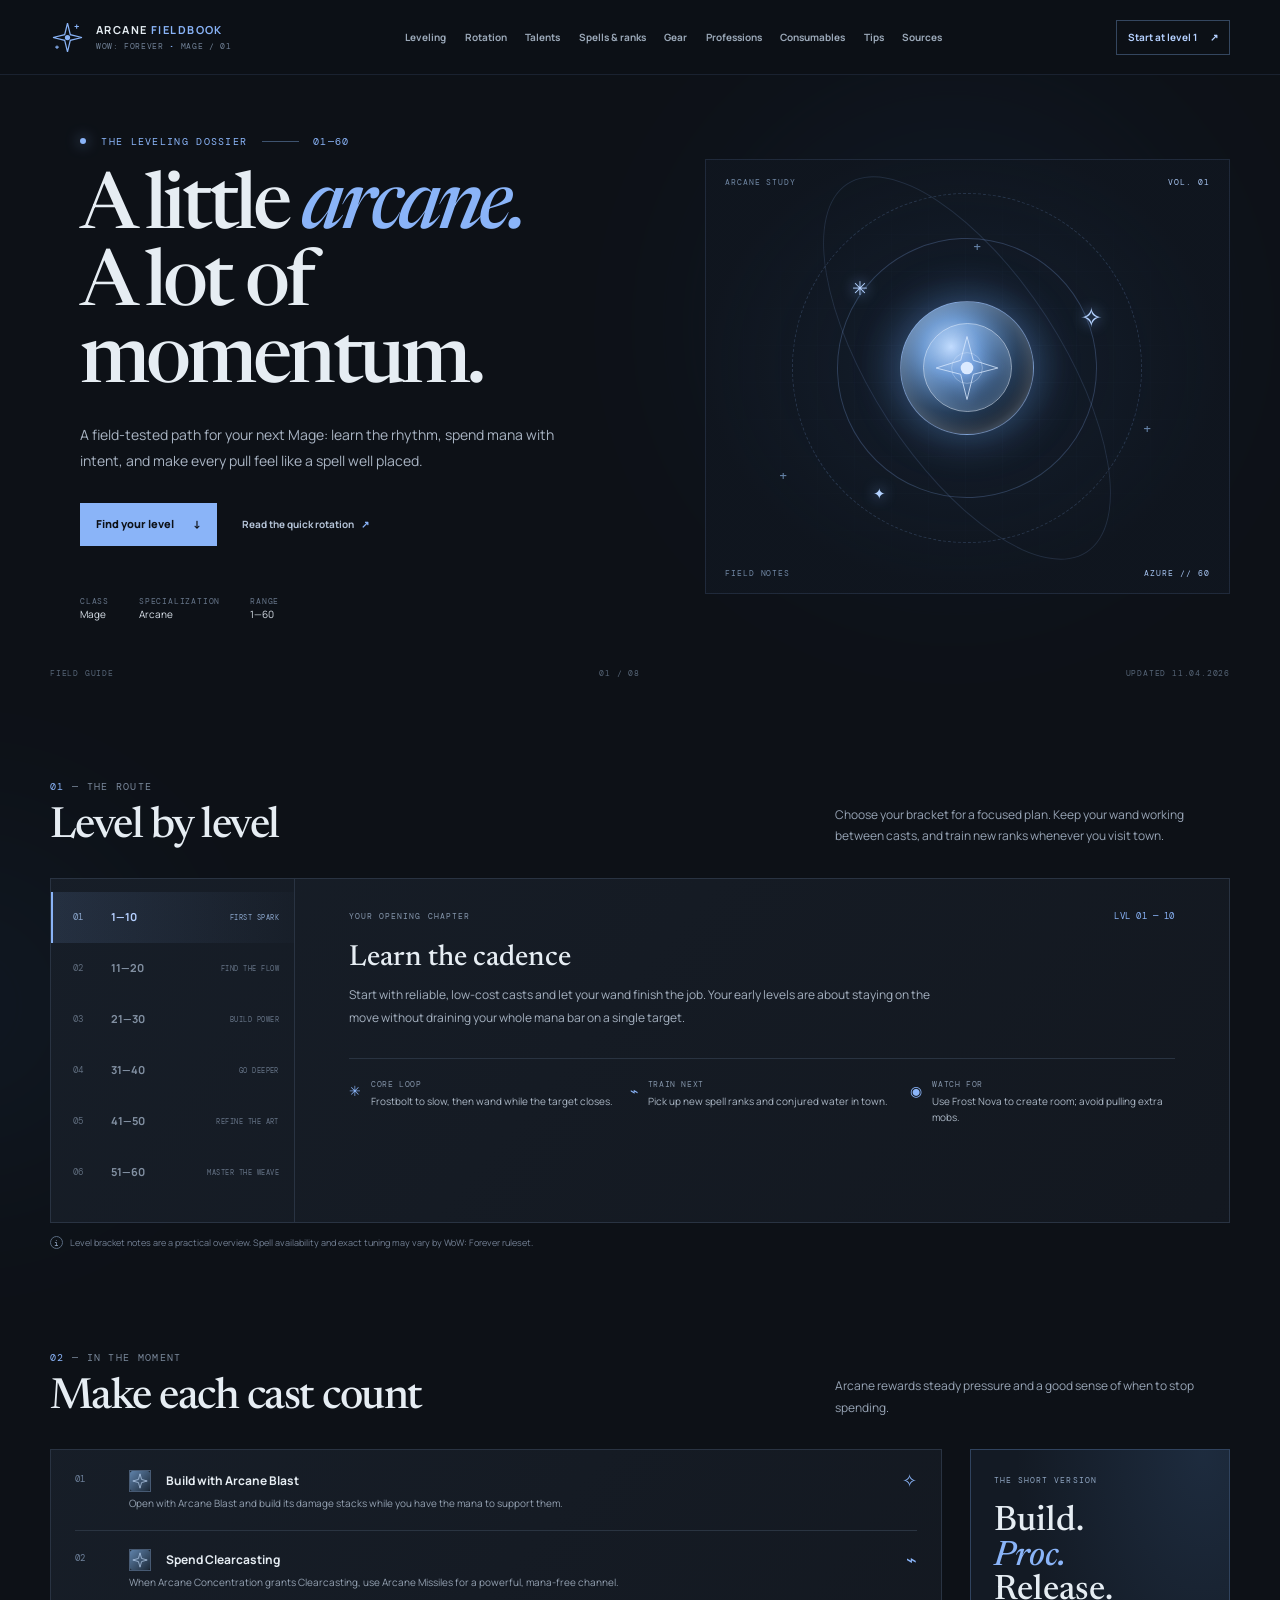
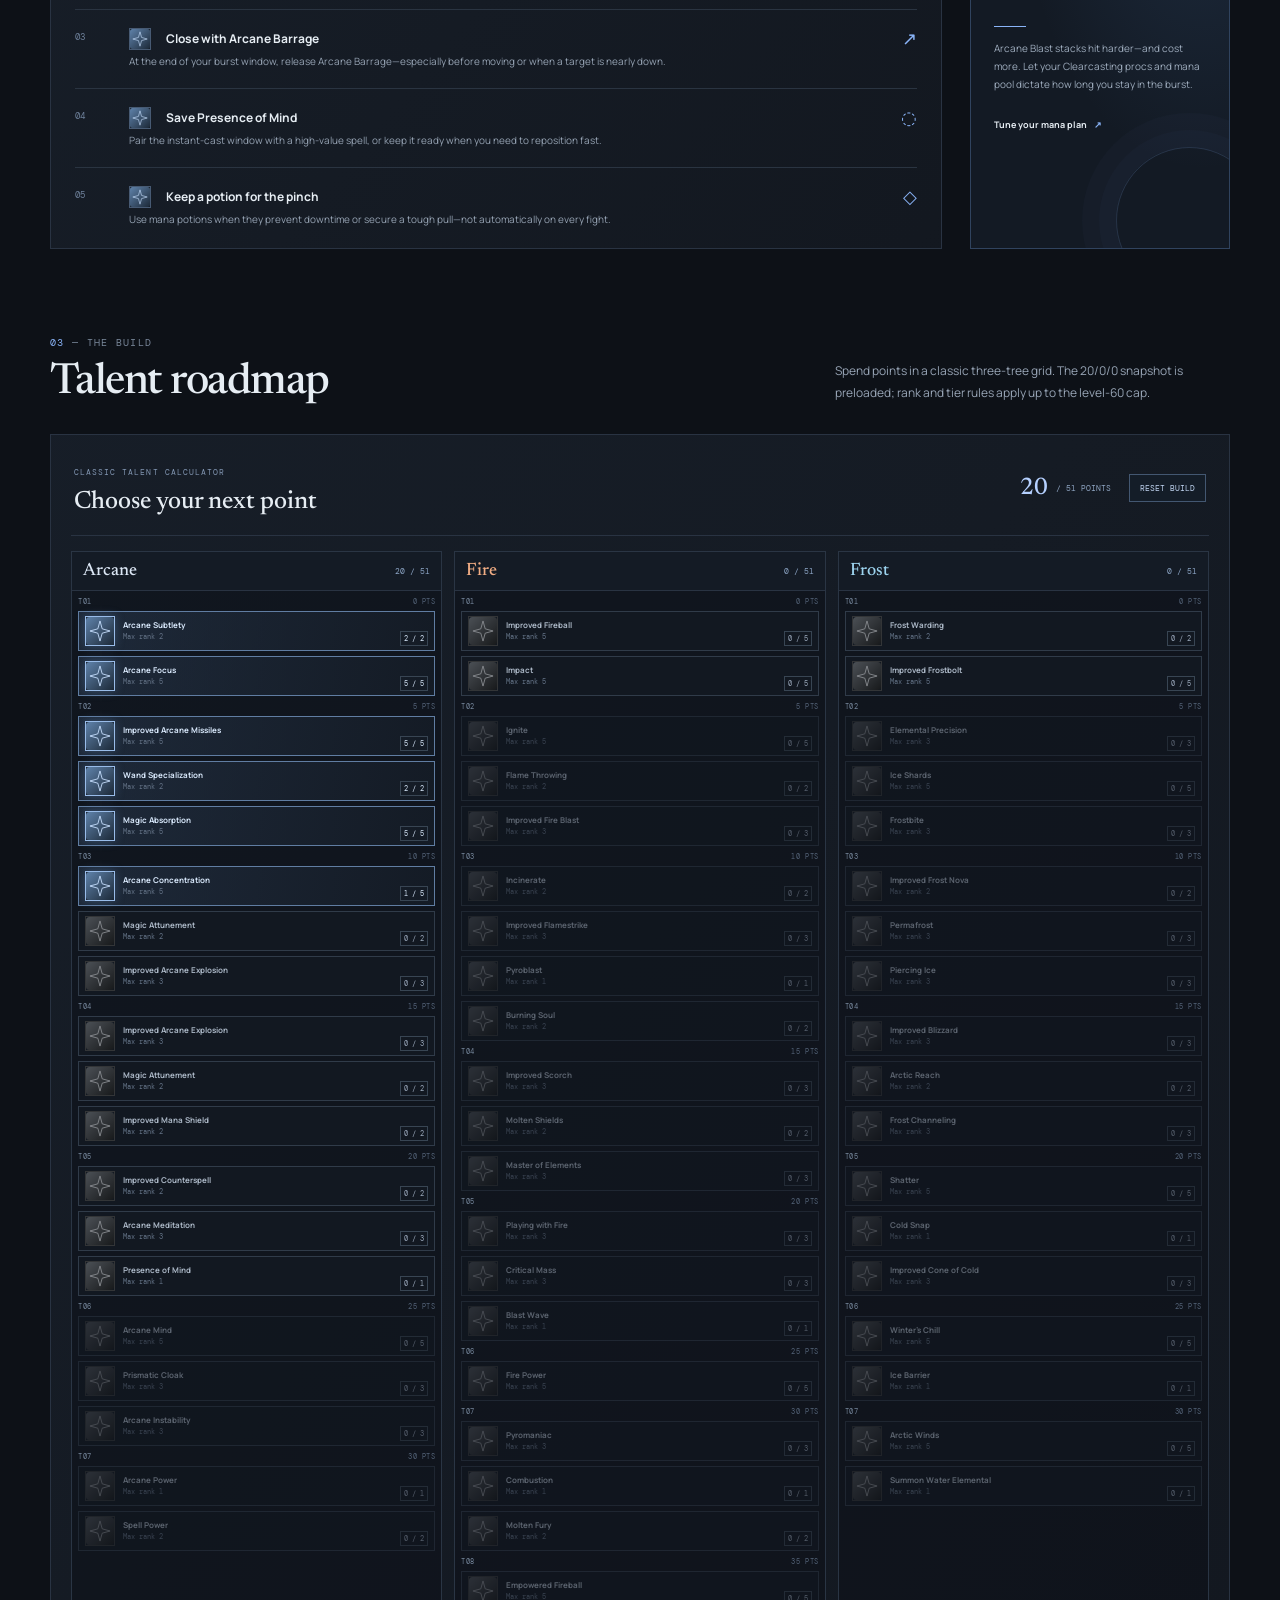
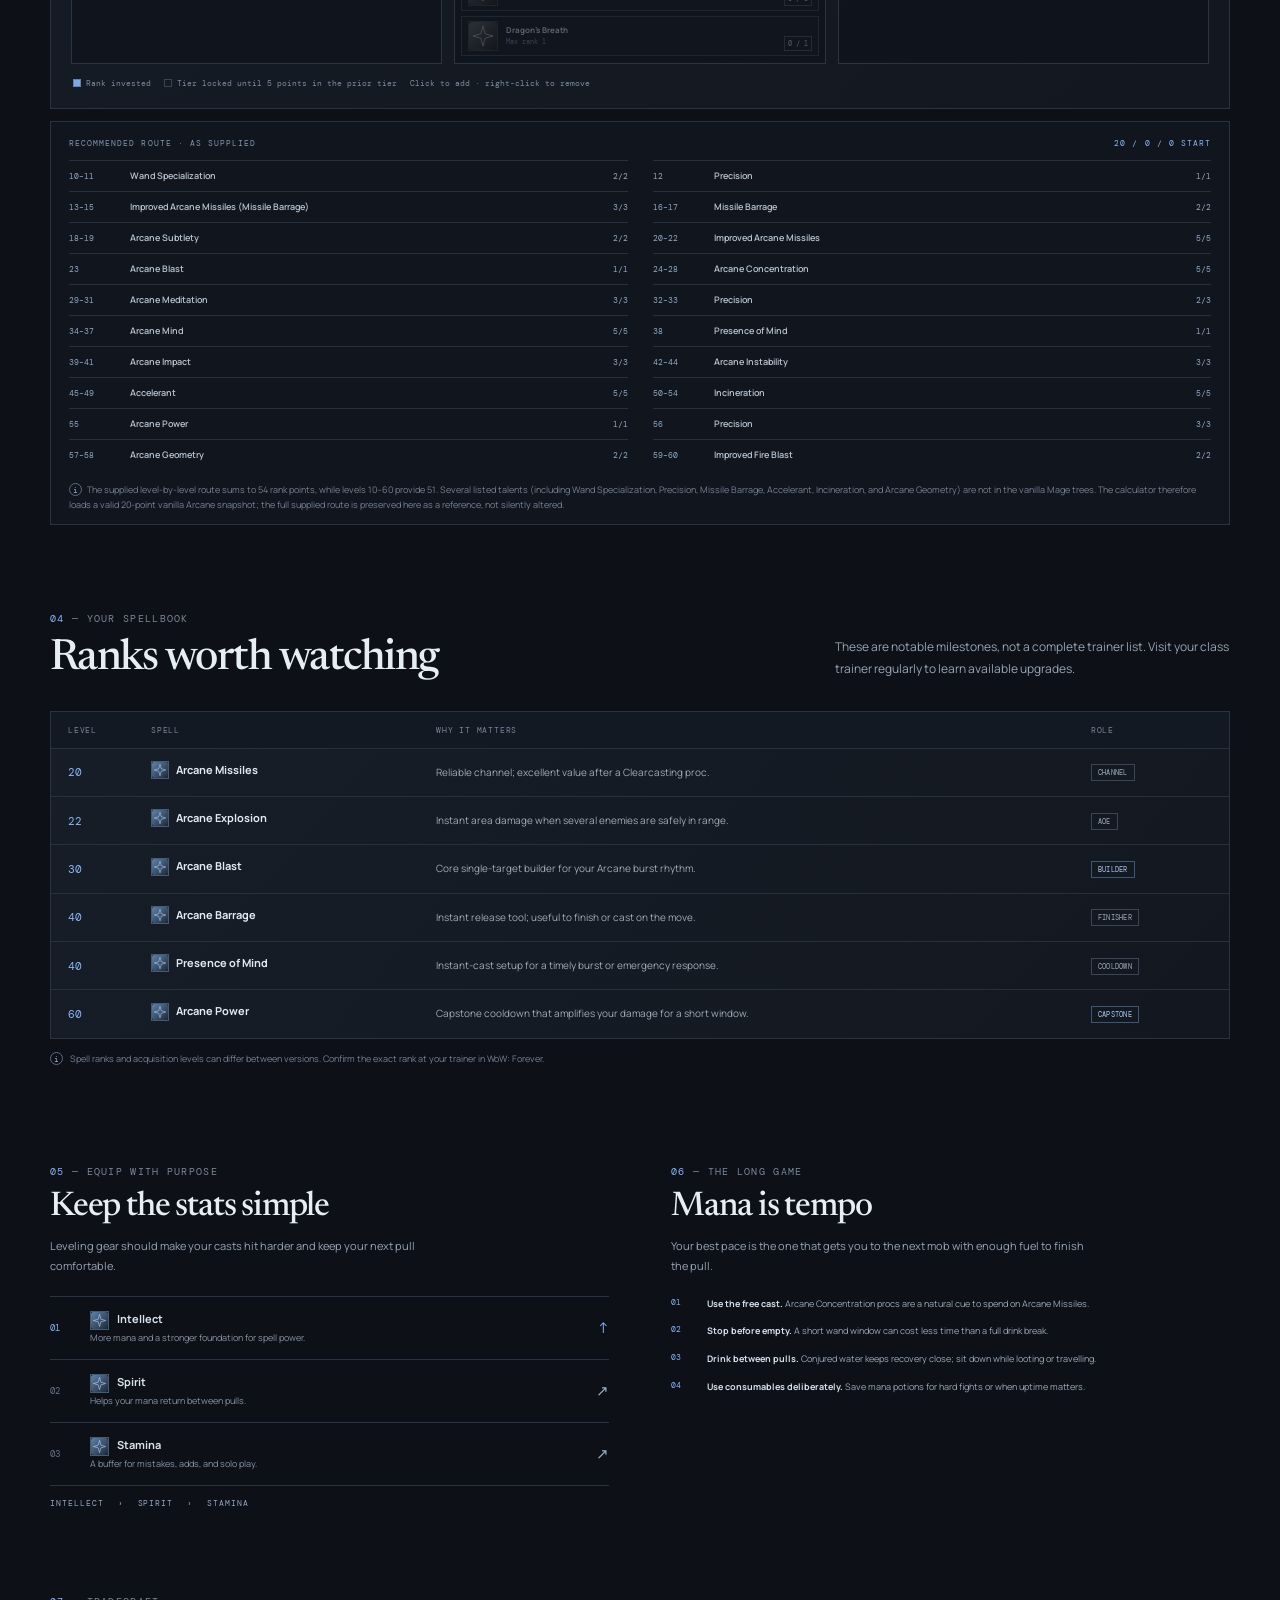
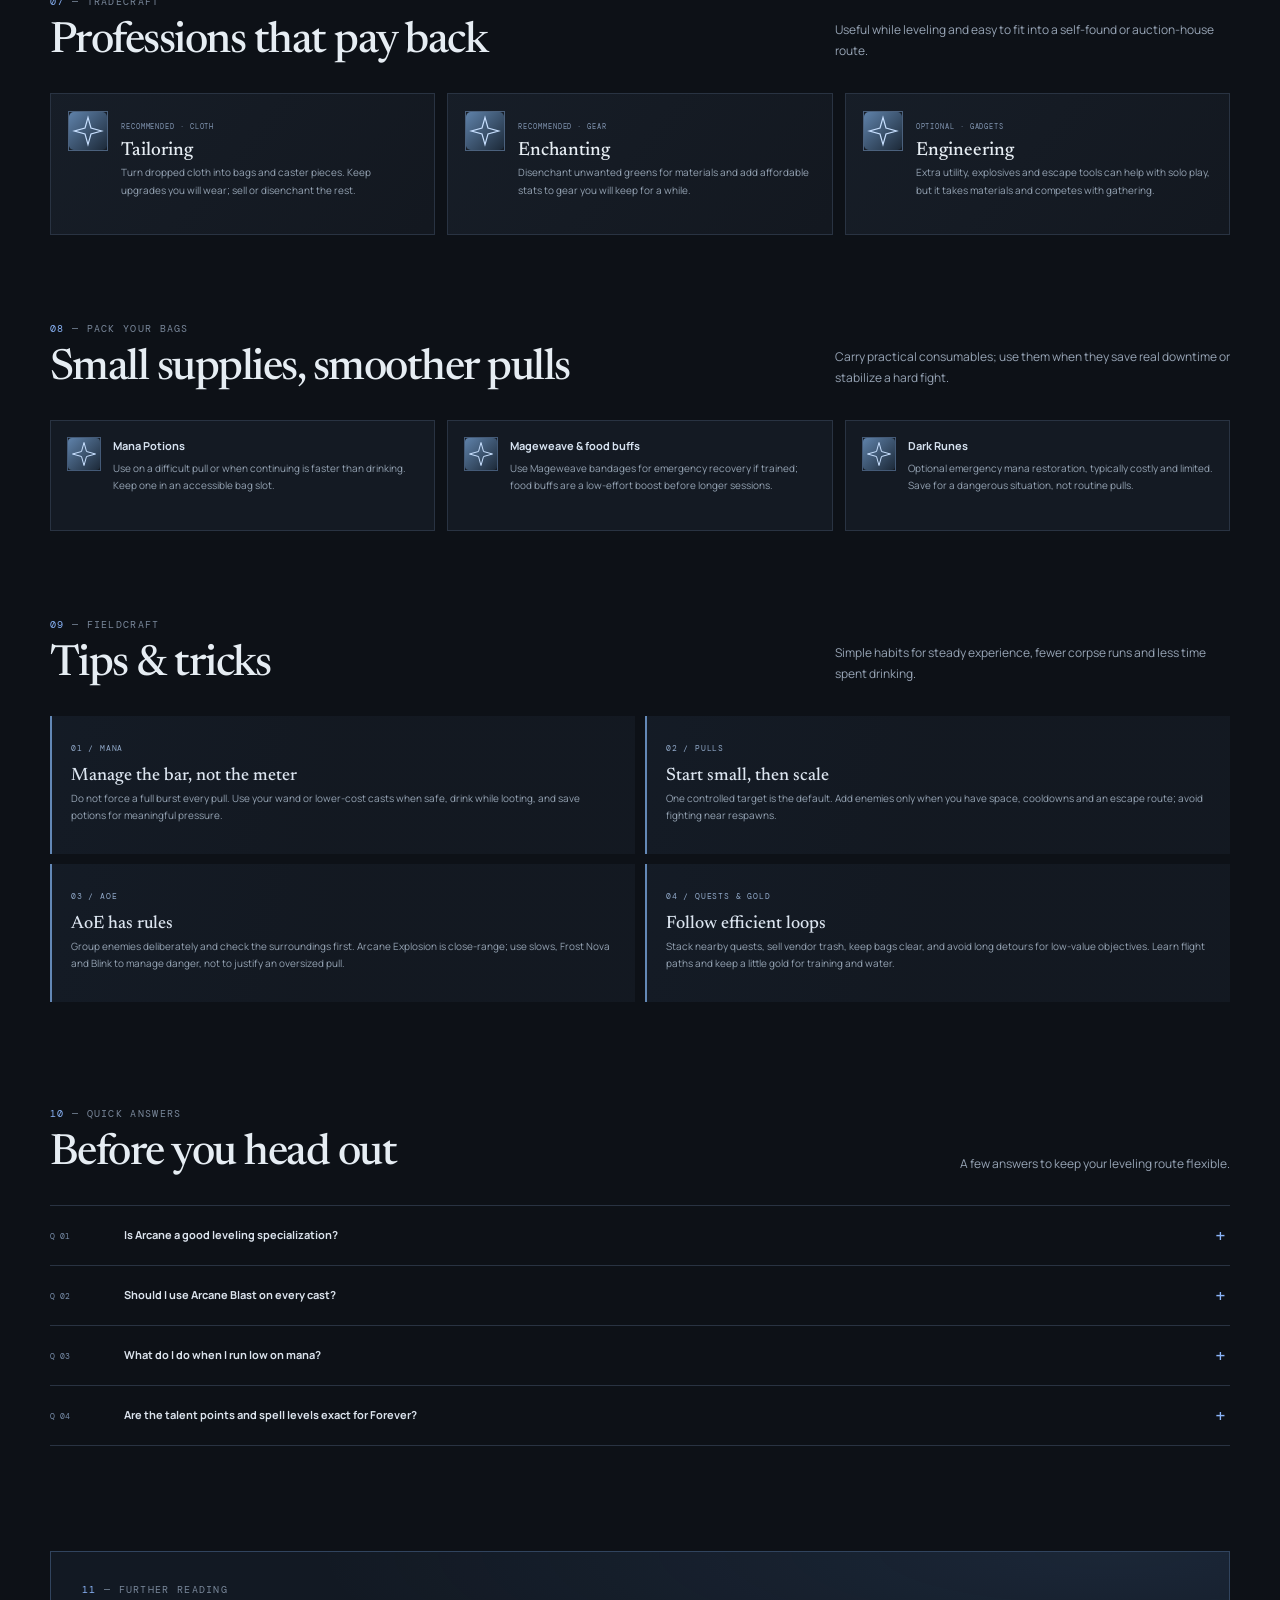
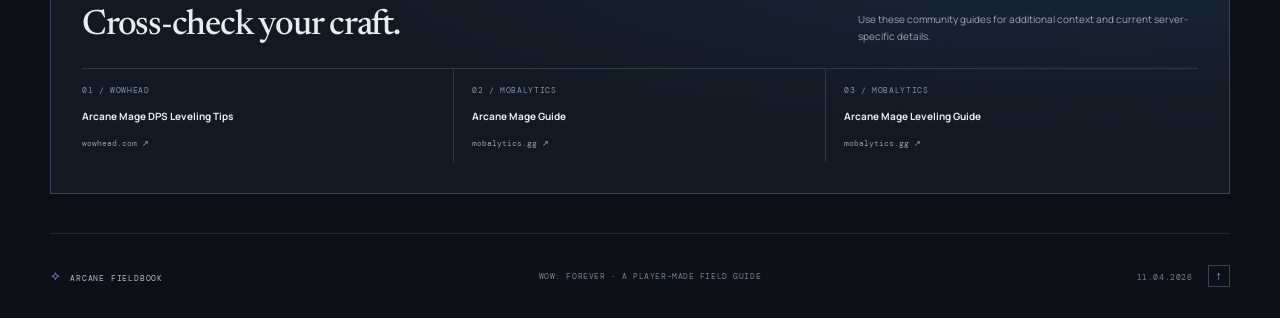
<file: index.html>
<!doctype html>
<html lang="en">
<head>
  <meta charset="utf-8">
  <meta name="viewport" content="width=device-width, initial-scale=1">
  <meta name="theme-color" content="#0d1117">
  <meta name="description" content="A practical Arcane Mage leveling guide for WoW: Forever, from level 1 to 60.">
  <title>Arcane Fieldbook — Mage Leveling · WoW: Forever</title>
  <link rel="preconnect" href="https://fonts.googleapis.com">
  <link rel="preconnect" href="https://fonts.gstatic.com" crossorigin>
  <link href="https://fonts.googleapis.com/css2?family=DM+Mono:wght@400;500&family=Manrope:wght@400;500;600;700;800&family=Newsreader:opsz,wght@6..72,500;6..72,600&display=swap" rel="stylesheet">
  <link rel="stylesheet" href="style.css">
  <script>window.iconFallback='data:image/svg+xml,%3Csvg xmlns="http://www.w3.org/2000/svg" viewBox="0 0 64 64"%3E%3Cdefs%3E%3ClinearGradient id="g" x2="1" y2="1"%3E%3Cstop stop-color="%235f82aa"/%3E%3Cstop offset="1" stop-color="%231c2938"/%3E%3C/linearGradient%3E%3C/defs%3E%3Crect width="64" height="64" rx="8" fill="url(%23g)"/%3E%3Cpath d="M32 9 37 27 55 32 37 37 32 55 27 37 9 32 27 27z" fill="none" stroke="%23c8e0ff" stroke-width="2"/%3E%3C/svg%3E';</script>
  <script src="script.js" defer></script>
</head>
<body>
  <div class="ambient ambient-one" aria-hidden="true"></div><div class="ambient ambient-two" aria-hidden="true"></div>
  <header class="site-header">
    <a class="brand" href="#top" aria-label="Arcane Fieldbook home">
      <span class="brand-mark" aria-hidden="true"><svg viewBox="0 0 40 40" fill="none"><path d="M20 3.5 23.2 16.8 36.5 20l-13.3 3.2L20 36.5l-3.2-13.3L3.5 20l13.3-3.2L20 3.5Z" stroke="currentColor" stroke-width="1.4"/><circle cx="20" cy="20" r="3" fill="currentColor"/><path d="M30.5 5v5M28 7.5h5M8 29v4M6 31h4" stroke="currentColor" stroke-width="1.2"/></svg></span>
      <span class="brand-copy"><strong>ARCANE <i>FIELDBOOK</i></strong><small>WOW: FOREVER <b>·</b> MAGE / 01</small></span>
    </a>
    <nav class="main-nav" aria-label="Guide sections">
      <a href="#leveling">Leveling</a><a href="#rotation">Rotation</a><a href="#talents">Talents</a><a href="#spells">Spells &amp; ranks</a><a href="#gear">Gear</a><a href="#professions">Professions</a><a href="#consumables">Consumables</a><a href="#tips">Tips</a><a href="#sources">Sources</a>
    </nav>
    <a class="header-cta" href="#leveling"><span>Start at level 1</span><span aria-hidden="true">↗</span></a>
  </header>

  <main id="top">
    <section class="hero page-wrap" aria-labelledby="hero-title">
      <div class="hero-copy">
        <div class="eyebrow"><span class="pulse-dot"></span> THE LEVELING DOSSIER <span class="eyebrow-rule"></span> 01—60</div>
        <h1 id="hero-title">A little <em>arcane.</em><br>A lot of momentum.</h1>
        <p class="hero-lede">A field-tested path for your next Mage: learn the rhythm, spend mana with intent, and make every pull feel like a spell well placed.</p>
        <div class="hero-actions"><a class="button-primary" href="#leveling">Find your level <span>↓</span></a><a class="text-link" href="#rotation">Read the quick rotation <span>↗</span></a></div>
        <div class="hero-meta"><span><b>CLASS</b> Mage</span><span><b>SPECIALIZATION</b> Arcane</span><span><b>RANGE</b> 1—60</span></div>
      </div>
      <div class="hero-art" aria-label="Arcane star chart illustration" role="img">
        <div class="art-grid"></div><div class="orbit orbit-a"></div><div class="orbit orbit-b"></div><div class="orbit orbit-c"></div>
        <div class="rune rune-a">✳</div><div class="rune rune-b">✧</div><div class="rune rune-c">✦</div>
        <div class="orb-core"><div class="orb-inner"><svg viewBox="0 0 100 100" fill="none" aria-hidden="true"><path d="M50 5 59 39 94 50 59 59 50 95 41 59 6 50 41 39 50 5Z" stroke="currentColor" stroke-width="1.1"/><circle cx="50" cy="50" r="9" fill="currentColor"/><circle cx="50" cy="50" r="22" stroke="currentColor" stroke-width=".8" opacity=".6"/></svg></div></div>
        <div class="art-label label-top"><span>ARCANE STUDY</span><b>VOL. 01</b></div><div class="art-label label-bottom"><span>FIELD NOTES</span><b>AZURE // 60</b></div>
        <span class="art-cross cross-a">+</span><span class="art-cross cross-b">+</span><span class="art-cross cross-c">+</span>
      </div>
      <div class="hero-index"><span>FIELD GUIDE</span><span>01 / 08</span><span>UPDATED 11.04.2026</span></div>
    </section>

    <section class="section-block page-wrap" id="leveling">
      <div class="section-heading"><div><div class="eyebrow section-kicker">01 <span>— THE ROUTE</span></div><h2>Level by level</h2></div><p>Choose your bracket for a focused plan. Keep your wand working between casts, and train new ranks whenever you visit town.</p></div>
      <div class="level-card panel">
        <div class="level-rail" role="tablist" aria-label="Level brackets">
          <button class="level-tab is-active" id="tab-1" role="tab" aria-selected="true" aria-controls="level-panel" data-level="1-10"><span>01</span><strong>1—10</strong><small>FIRST SPARK</small></button>
          <button class="level-tab" id="tab-11" role="tab" aria-selected="false" aria-controls="level-panel" data-level="11-20"><span>02</span><strong>11—20</strong><small>FIND THE FLOW</small></button>
          <button class="level-tab" id="tab-21" role="tab" aria-selected="false" aria-controls="level-panel" data-level="21-30"><span>03</span><strong>21—30</strong><small>BUILD POWER</small></button>
          <button class="level-tab" id="tab-31" role="tab" aria-selected="false" aria-controls="level-panel" data-level="31-40"><span>04</span><strong>31—40</strong><small>GO DEEPER</small></button>
          <button class="level-tab" id="tab-41" role="tab" aria-selected="false" aria-controls="level-panel" data-level="41-50"><span>05</span><strong>41—50</strong><small>REFINE THE ART</small></button>
          <button class="level-tab" id="tab-51" role="tab" aria-selected="false" aria-controls="level-panel" data-level="51-60"><span>06</span><strong>51—60</strong><small>MASTER THE WEAVE</small></button>
        </div>
        <div class="level-detail" id="level-panel" role="tabpanel" aria-labelledby="tab-1" tabindex="0">
          <div class="level-detail-top"><span class="mini-label" id="level-phase">YOUR OPENING CHAPTER</span><span class="level-range" id="level-range">LVL 01 — 10</span></div>
          <h3 id="level-title">Learn the cadence</h3><p id="level-description">Start with reliable, low-cost casts and let your wand finish the job. Your early levels are about staying on the move without draining your whole mana bar on a single target.</p>
          <div class="level-notes" id="level-notes"><div><span class="note-icon">✳</span><span><b>CORE LOOP</b><small>Frostbolt to slow, then wand while the target closes.</small></span></div><div><span class="note-icon">⌁</span><span><b>TRAIN NEXT</b><small>Pick up new spell ranks and conjured water in town.</small></span></div><div><span class="note-icon">◉</span><span><b>WATCH FOR</b><small>Use Frost Nova to create room; avoid pulling extra mobs.</small></span></div></div>
        </div>
      </div>
      <p class="section-footnote"><span class="footnote-mark">i</span> Level bracket notes are a practical overview. Spell availability and exact tuning may vary by WoW: Forever ruleset.</p>
    </section>

    <section class="split-section page-wrap" id="rotation">
      <div class="section-heading"><div><div class="eyebrow section-kicker">02 <span>— IN THE MOMENT</span></div><h2>Make each cast count</h2></div><p>Arcane rewards steady pressure and a good sense of when to stop spending.</p></div>
      <div class="rotation-layout">
        <div class="rotation-list panel">
          <article class="rotation-step"><span class="step-no">01</span><div><h3><img class="spell-icon" src="https://wow.zamimg.com/images/wow/icons/large/spell_arcane_blast.jpg" alt="" onerror="this.onerror=null;this.src=window.iconFallback">Build with Arcane Blast</h3><p>Open with Arcane Blast and build its damage stacks while you have the mana to support them.</p></div><span class="step-glyph">✧</span></article>
          <article class="rotation-step"><span class="step-no">02</span><div><h3><img class="spell-icon" src="https://wow.zamimg.com/images/wow/icons/large/spell_nature_starfall.jpg" alt="" onerror="this.onerror=null;this.src=window.iconFallback">Spend Clearcasting</h3><p>When Arcane Concentration grants Clearcasting, use Arcane Missiles for a powerful, mana-free channel.</p></div><span class="step-glyph">⌁</span></article>
          <article class="rotation-step"><span class="step-no">03</span><div><h3><img class="spell-icon" src="https://wow.zamimg.com/images/wow/icons/large/ability_mage_arcanebarrage.jpg" alt="" onerror="this.onerror=null;this.src=window.iconFallback">Close with Arcane Barrage</h3><p>At the end of your burst window, release Arcane Barrage—especially before moving or when a target is nearly down.</p></div><span class="step-glyph">↗</span></article>
          <article class="rotation-step"><span class="step-no">04</span><div><h3><img class="spell-icon" src="https://wow.zamimg.com/images/wow/icons/large/spell_nature_enchantarmor.jpg" alt="" onerror="this.onerror=null;this.src=window.iconFallback">Save Presence of Mind</h3><p>Pair the instant-cast window with a high-value spell, or keep it ready when you need to reposition fast.</p></div><span class="step-glyph">◌</span></article>
          <article class="rotation-step"><span class="step-no">05</span><div><h3><img class="spell-icon" src="https://wow.zamimg.com/images/wow/icons/large/inv_potion_76.jpg" alt="" onerror="this.onerror=null;this.src=window.iconFallback">Keep a potion for the pinch</h3><p>Use mana potions when they prevent downtime or secure a tough pull—not automatically on every fight.</p></div><span class="step-glyph">◇</span></article>
        </div>
        <aside class="rotation-aside"><div class="aside-overline">THE SHORT VERSION</div><div class="rotation-quote">Build.<br><em>Proc.</em><br>Release.</div><div class="aside-line"></div><p>Arcane Blast stacks hit harder—and cost more. Let your Clearcasting procs and mana pool dictate how long you stay in the burst.</p><a class="inline-arrow" href="#mana">Tune your mana plan <span>↗</span></a></aside>
      </div>
    </section>

    <section class="section-block page-wrap" id="talents">
      <div class="section-heading"><div><div class="eyebrow section-kicker">03 <span>— THE BUILD</span></div><h2>Talent roadmap</h2></div><p>Spend points in a classic three-tree grid. The 20/0/0 snapshot is preloaded; rank and tier rules apply up to the level-60 cap.</p></div>
      <div class="calculator panel">
        <div class="calculator-toolbar"><div><span class="calc-label">CLASSIC TALENT CALCULATOR</span><h3>Choose your next point</h3></div><div class="calc-totals"><strong id="total-points">20</strong><span>/ 51 POINTS</span><button class="reset-talents" id="reset-talents" type="button">RESET BUILD</button></div></div>
        <div class="tree-columns" id="tree-columns" aria-label="Mage talent trees"></div>
        <div class="calc-legend"><span><i class="legend-dot spent"></i>Rank invested</span><span><i class="legend-dot locked"></i>Tier locked until 5 points in the prior tier</span><span>Click to add · right-click to remove</span></div>
      </div>
      <div class="build-notes"><div class="build-heading"><span>RECOMMENDED ROUTE · AS SUPPLIED</span><span class="build-points">20 / 0 / 0 START</span></div><div class="build-timeline" id="build-timeline"></div><p class="section-footnote"><span class="footnote-mark">i</span>The supplied level-by-level route sums to 54 rank points, while levels 10–60 provide 51. Several listed talents (including Wand Specialization, Precision, Missile Barrage, Accelerant, Incineration, and Arcane Geometry) are not in the vanilla Mage trees. The calculator therefore loads a valid 20-point vanilla Arcane snapshot; the full supplied route is preserved here as a reference, not silently altered.</p></div>
    </section>

    <section class="section-block page-wrap" id="spells">
      <div class="section-heading"><div><div class="eyebrow section-kicker">04 <span>— YOUR SPELLBOOK</span></div><h2>Ranks worth watching</h2></div><p>These are notable milestones, not a complete trainer list. Visit your class trainer regularly to learn available upgrades.</p></div>
      <div class="table-wrap panel"><table><thead><tr><th>LEVEL</th><th>SPELL</th><th>WHY IT MATTERS</th><th>ROLE</th></tr></thead><tbody>
        <tr><td class="table-level">20</td><td><span class="spell-name"><img class="table-icon" src="https://wow.zamimg.com/images/wow/icons/large/spell_nature_starfall.jpg" alt="" onerror="this.onerror=null;this.src=window.iconFallback">Arcane Missiles</span></td><td>Reliable channel; excellent value after a Clearcasting proc.</td><td><span class="role-tag">CHANNEL</span></td></tr>
        <tr><td class="table-level">22</td><td><span class="spell-name"><img class="table-icon" src="https://wow.zamimg.com/images/wow/icons/large/spell_arcane_blast.jpg" alt="" onerror="this.onerror=null;this.src=window.iconFallback">Arcane Explosion</span></td><td>Instant area damage when several enemies are safely in range.</td><td><span class="role-tag">AOE</span></td></tr>
        <tr><td class="table-level">30</td><td><span class="spell-name"><img class="table-icon" src="https://wow.zamimg.com/images/wow/icons/large/spell_arcane_blast.jpg" alt="" onerror="this.onerror=null;this.src=window.iconFallback">Arcane Blast</span></td><td>Core single-target builder for your Arcane burst rhythm.</td><td><span class="role-tag role-blue">BUILDER</span></td></tr>
        <tr><td class="table-level">40</td><td><span class="spell-name"><img class="table-icon" src="https://wow.zamimg.com/images/wow/icons/large/ability_mage_arcanebarrage.jpg" alt="" onerror="this.onerror=null;this.src=window.iconFallback">Arcane Barrage</span></td><td>Instant release tool; useful to finish or cast on the move.</td><td><span class="role-tag">FINISHER</span></td></tr>
        <tr><td class="table-level">40</td><td><span class="spell-name"><img class="table-icon" src="https://wow.zamimg.com/images/wow/icons/large/spell_nature_enchantarmor.jpg" alt="" onerror="this.onerror=null;this.src=window.iconFallback">Presence of Mind</span></td><td>Instant-cast setup for a timely burst or emergency response.</td><td><span class="role-tag">COOLDOWN</span></td></tr>
        <tr><td class="table-level">60</td><td><span class="spell-name"><img class="table-icon" src="https://wow.zamimg.com/images/wow/icons/large/spell_holy_powerwordshield.jpg" alt="" onerror="this.onerror=null;this.src=window.iconFallback">Arcane Power</span></td><td>Capstone cooldown that amplifies your damage for a short window.</td><td><span class="role-tag role-blue">CAPSTONE</span></td></tr>
      </tbody></table></div>
      <p class="section-footnote"><span class="footnote-mark">i</span> Spell ranks and acquisition levels can differ between versions. Confirm the exact rank at your trainer in WoW: Forever.</p>
    </section>

    <section class="lower-grid page-wrap">
      <article class="section-block compact-block" id="gear"><div class="eyebrow section-kicker">05 <span>— EQUIP WITH PURPOSE</span></div><h2>Keep the stats simple</h2><p class="compact-intro">Leveling gear should make your casts hit harder and keep your next pull comfortable.</p>
        <div class="priority-stack"><div class="priority-item priority-first"><span class="priority-number">01</span><span><b><img class="stat-icon" src="https://wow.zamimg.com/images/wow/icons/large/inv_misc_gem_01.jpg" alt="" onerror="this.onerror=null;this.src=window.iconFallback">Intellect</b><small>More mana and a stronger foundation for spell power.</small></span><span class="priority-arrow">↑</span></div><div class="priority-item"><span class="priority-number">02</span><span><b><img class="stat-icon" src="https://wow.zamimg.com/images/wow/icons/large/inv_jewelry_talisman_03.jpg" alt="" onerror="this.onerror=null;this.src=window.iconFallback">Spirit</b><small>Helps your mana return between pulls.</small></span><span class="priority-arrow">↗</span></div><div class="priority-item"><span class="priority-number">03</span><span><b><img class="stat-icon" src="https://wow.zamimg.com/images/wow/icons/large/inv_shirt_06.jpg" alt="" onerror="this.onerror=null;this.src=window.iconFallback">Stamina</b><small>A buffer for mistakes, adds, and solo play.</small></span><span class="priority-arrow">↗</span></div></div>
        <div class="priority-equation">INTELLECT <span>›</span> SPIRIT <span>›</span> STAMINA</div>
      </article>
      <article class="section-block compact-block mana-block" id="mana"><div class="eyebrow section-kicker">06 <span>— THE LONG GAME</span></div><h2>Mana is tempo</h2><p class="compact-intro">Your best pace is the one that gets you to the next mob with enough fuel to finish the pull.</p>
        <ul class="mana-tips"><li><span class="tip-symbol">01</span><span><b>Use the free cast.</b> Arcane Concentration procs are a natural cue to spend on Arcane Missiles.</span></li><li><span class="tip-symbol">02</span><span><b>Stop before empty.</b> A short wand window can cost less time than a full drink break.</span></li><li><span class="tip-symbol">03</span><span><b>Drink between pulls.</b> Conjured water keeps recovery close; sit down while looting or travelling.</span></li><li><span class="tip-symbol">04</span><span><b>Use consumables deliberately.</b> Save mana potions for hard fights or when uptime matters.</span></li></ul>
      </article>
    </section>

    <section class="section-block page-wrap" id="professions">
      <div class="section-heading"><div><div class="eyebrow section-kicker">07 <span>— TRADECRAFT</span></div><h2>Professions that pay back</h2></div><p>Useful while leveling and easy to fit into a self-found or auction-house route.</p></div>
      <div class="utility-grid">
        <article class="utility-card panel"><img src="https://wow.zamimg.com/images/wow/icons/large/inv_fabric_silk_02.jpg" alt="" onerror="this.onerror=null;this.src=window.iconFallback"><div><span class="utility-kicker">RECOMMENDED · CLOTH</span><h3>Tailoring</h3><p>Turn dropped cloth into bags and caster pieces. Keep upgrades you will wear; sell or disenchant the rest.</p></div></article>
        <article class="utility-card panel"><img src="https://wow.zamimg.com/images/wow/icons/large/trade_engraving.jpg" alt="" onerror="this.onerror=null;this.src=window.iconFallback"><div><span class="utility-kicker">RECOMMENDED · GEAR</span><h3>Enchanting</h3><p>Disenchant unwanted greens for materials and add affordable stats to gear you will keep for a while.</p></div></article>
        <article class="utility-card panel"><img src="https://wow.zamimg.com/images/wow/icons/large/trade_engineering.jpg" alt="" onerror="this.onerror=null;this.src=window.iconFallback"><div><span class="utility-kicker">OPTIONAL · GADGETS</span><h3>Engineering</h3><p>Extra utility, explosives and escape tools can help with solo play, but it takes materials and competes with gathering.</p></div></article>
      </div>
    </section>
    <section class="section-block page-wrap" id="consumables">
      <div class="section-heading"><div><div class="eyebrow section-kicker">08 <span>— PACK YOUR BAGS</span></div><h2>Small supplies, smoother pulls</h2></div><p>Carry practical consumables; use them when they save real downtime or stabilize a hard fight.</p></div>
      <div class="consumable-grid">
        <article class="supply-card"><img src="https://wow.zamimg.com/images/wow/icons/large/inv_potion_76.jpg" alt="" onerror="this.onerror=null;this.src=window.iconFallback"><div><b>Mana Potions</b><p>Use on a difficult pull or when continuing is faster than drinking. Keep one in an accessible bag slot.</p></div></article>
        <article class="supply-card"><img src="https://wow.zamimg.com/images/wow/icons/large/inv_fabric_mageweave_01.jpg" alt="" onerror="this.onerror=null;this.src=window.iconFallback"><div><b>Mageweave &amp; food buffs</b><p>Use Mageweave bandages for emergency recovery if trained; food buffs are a low-effort boost before longer sessions.</p></div></article>
        <article class="supply-card"><img src="https://wow.zamimg.com/images/wow/icons/large/inv_misc_rune_01.jpg" alt="" onerror="this.onerror=null;this.src=window.iconFallback"><div><b>Dark Runes</b><p>Optional emergency mana restoration, typically costly and limited. Save for a dangerous situation, not routine pulls.</p></div></article>
      </div>
    </section>
    <section class="section-block page-wrap" id="tips">
      <div class="section-heading"><div><div class="eyebrow section-kicker">09 <span>— FIELDCRAFT</span></div><h2>Tips &amp; tricks</h2></div><p>Simple habits for steady experience, fewer corpse runs and less time spent drinking.</p></div>
      <div class="tips-grid">
        <article class="tip-card"><span>01 / MANA</span><h3>Manage the bar, not the meter</h3><p>Do not force a full burst every pull. Use your wand or lower-cost casts when safe, drink while looting, and save potions for meaningful pressure.</p></article>
        <article class="tip-card"><span>02 / PULLS</span><h3>Start small, then scale</h3><p>One controlled target is the default. Add enemies only when you have space, cooldowns and an escape route; avoid fighting near respawns.</p></article>
        <article class="tip-card"><span>03 / AOE</span><h3>AoE has rules</h3><p>Group enemies deliberately and check the surroundings first. Arcane Explosion is close-range; use slows, Frost Nova and Blink to manage danger, not to justify an oversized pull.</p></article>
        <article class="tip-card"><span>04 / QUESTS &amp; GOLD</span><h3>Follow efficient loops</h3><p>Stack nearby quests, sell vendor trash, keep bags clear, and avoid long detours for low-value objectives. Learn flight paths and keep a little gold for training and water.</p></article>
      </div>
    </section>
    <section class="section-block page-wrap faq-section" id="faq">
      <div class="section-heading"><div><div class="eyebrow section-kicker">10 <span>— QUICK ANSWERS</span></div><h2>Before you head out</h2></div><p>A few answers to keep your leveling route flexible.</p></div>
      <div class="faq-list">
        <details><summary><span class="faq-count">Q 01</span><span>Is Arcane a good leveling specialization?</span><span class="faq-plus" aria-hidden="true">+</span></summary><p>It can be a strong and satisfying path, with useful burst and efficient Clearcasting windows. Your comfort with mana pacing matters as much as the build; compare server-specific tuning and choose the rhythm you enjoy.</p></details>
        <details><summary><span class="faq-count">Q 02</span><span>Should I use Arcane Blast on every cast?</span><span class="faq-plus" aria-hidden="true">+</span></summary><p>No need to tunnel on stacks. Arcane Blast gets more expensive as you build its effect, so let your mana pool, target health, and Clearcasting procs decide when to continue and when to release or reset.</p></details>
        <details><summary><span class="faq-count">Q 03</span><span>What do I do when I run low on mana?</span><span class="faq-plus" aria-hidden="true">+</span></summary><p>Pause the expensive burst, use a wand where practical, then drink between pulls. Conjured water and mana potions help smooth recovery, but neither replaces sensible pull pacing.</p></details>
        <details><summary><span class="faq-count">Q 04</span><span>Are the talent points and spell levels exact for Forever?</span><span class="faq-plus" aria-hidden="true">+</span></summary><p>Treat this as a leveling framework rather than a ruleset guarantee. Server patches may alter availability, balance, and rank acquisition. Check your in-game trainer and current server resources as you level.</p></details>
      </div>
    </section>

    <section class="sources-section page-wrap" id="sources"><div class="sources-top"><div><div class="eyebrow section-kicker">11 <span>— FURTHER READING</span></div><h2>Cross-check your craft.</h2></div><p>Use these community guides for additional context and current server-specific details.</p></div>
      <div class="source-links"><a href="https://www.wowhead.com/forever/guide/classes/mage/arcane/dps-leveling-tips" target="_blank" rel="noopener noreferrer"><span class="source-no">01 / WOWHEAD</span><b>Arcane Mage DPS Leveling Tips</b><span class="source-url">wowhead.com <i>↗</i></span></a><a href="https://mobalytics.gg/wow-forever/classes/arcane-mage-guide" target="_blank" rel="noopener noreferrer"><span class="source-no">02 / MOBALYTICS</span><b>Arcane Mage Guide</b><span class="source-url">mobalytics.gg <i>↗</i></span></a><a href="https://mobalytics.gg/wow-forever/classes/wrdlbrmpft-arcane-mage-leveling-guide" target="_blank" rel="noopener noreferrer"><span class="source-no">03 / MOBALYTICS</span><b>Arcane Mage Leveling Guide</b><span class="source-url">mobalytics.gg <i>↗</i></span></a></div>
    </section>
  </main>
  <footer class="site-footer page-wrap"><a class="footer-brand" href="#top">✧ <span>ARCANE FIELDBOOK</span></a><span>WOW: FOREVER <b>·</b> A PLAYER-MADE FIELD GUIDE</span><span>11.04.2026 <a href="#top" aria-label="Back to top">↑</a></span></footer>
<script type="module" src="https://static.cloudflareinsights.com/beacon.min.js/vce701823e78c4301a35b7e07294d87301792088814092" integrity="sha512-UKNk8GbxkABxKcXYuLkO16EleLGUkcvJWtpSNmExE0Too3ZaFAxTscNWEc1OdAv5/BikHawapSCaiD2XCmp+Bw==" data-cf-beacon='{"version":"2024.11.0","token":"8607d2a720d14b038279025b2b5a82e5","spa":2}' crossorigin="anonymous"></script>
</body>
</html>
</file>
<file: style.css>
:root {
  color-scheme: dark;
  --bg: #0d1117;
  --panel: #161b22;
  --panel-raised: #1a212b;
  --border: #293342;
  --text: #e6edf3;
  --muted: #97a4b5;
  --faint: #718096;
  --accent: #8ab4f8;
  --accent-bright: #b5d0ff;
  --serif: "Newsreader", Georgia, serif;
  --sans: "Manrope", sans-serif;
  --mono: "DM Mono", monospace;
  --max: 1180px;
}
* { box-sizing: border-box; }
html { scroll-behavior: smooth; scroll-padding-top: 92px; }
body { margin: 0; background: var(--bg); color: var(--text); font: 15px/1.7 var(--sans); -webkit-font-smoothing: antialiased; overflow-x: hidden; }
::selection { color: #0d1117; background: var(--accent); }
a { color: inherit; text-decoration: none; }
button { font: inherit; }
.ambient { position: absolute; z-index: -1; pointer-events: none; border-radius: 50%; filter: blur(105px); opacity: .13; }
.ambient-one { width: 450px; height: 450px; top: 100px; right: 8%; background: #254b84; }
.ambient-two { width: 350px; height: 350px; top: 830px; left: -210px; background: #3979bb; opacity: .07; }
.page-wrap { width: min(var(--max), calc(100% - 64px)); margin: 0 auto; }
.site-header { position: sticky; z-index: 20; top: 0; min-height: 75px; padding: 0 max(32px, calc((100vw - var(--max))/2)); display: flex; align-items: center; justify-content: space-between; gap: 24px; background: rgba(13,17,23,.9); border-bottom: 1px solid rgba(138,180,248,.11); backdrop-filter: blur(18px); }
.brand { display: flex; align-items: center; gap: 11px; flex: 0 0 auto; }
.brand-mark { width: 35px; height: 35px; color: var(--accent); }
.brand-mark svg { width: 100%; height: 100%; }
.brand-copy { display: grid; line-height: 1.3; }
.brand-copy strong { font-size: 11px; letter-spacing: .13em; }
.brand-copy strong i { color: var(--accent); font-style: normal; }
.brand-copy small { margin-top: 3px; color: var(--faint); font: 8px var(--mono); letter-spacing: .08em; }
.brand-copy small b { color: var(--accent); }
.main-nav { display: flex; justify-content: center; align-items: center; gap: clamp(11px, 1.45vw, 22px); }
.main-nav a { color: #9ba8b8; font-size: 10px; font-weight: 700; transition: color .2s; white-space: nowrap; }
.main-nav a:hover, .main-nav a:focus-visible { color: var(--accent-bright); }
.header-cta { display: flex; gap: 13px; align-items: center; border: 1px solid #34465f; padding: 8px 11px; color: var(--accent-bright); font-size: 10px; font-weight: 700; white-space: nowrap; transition: background .2s, border-color .2s; }
.header-cta:hover { background: rgba(138,180,248,.09); border-color: var(--accent); }
.hero { min-height: 580px; position: relative; display: grid; grid-template-columns: 1fr .86fr; align-items: center; column-gap: 44px; padding-top: 40px; padding-bottom: 55px; }
.hero-copy { position: relative; z-index: 2; padding: 20px 0 15px 30px; }
.eyebrow { color: var(--accent); font: 10px var(--mono); letter-spacing: .13em; }
.pulse-dot { display: inline-block; width: 6px; height: 6px; margin: 0 8px 1px 0; border-radius: 50%; background: var(--accent); box-shadow: 0 0 14px rgba(138,180,248,.8); }
.eyebrow-rule { display: inline-block; width: 37px; height: 1px; margin: 0 7px 3px; background: #3e536f; }
h1 { max-width: 620px; margin: 24px 0 18px; font: 500 clamp(48px, 6.1vw, 78px)/.99 var(--serif); letter-spacing: -.05em; }
h1 em { color: var(--accent); font-weight: 500; }
.hero-lede { max-width: 500px; margin: 0; color: #a9b4c3; font-size: 14px; line-height: 1.9; }
.hero-actions { display: flex; align-items: center; gap: 25px; margin-top: 28px; }
.button-primary { display: inline-flex; gap: 19px; align-items: center; padding: 12px 16px; background: var(--accent); color: #0d1117; font-size: 11px; font-weight: 800; transition: background .2s, transform .2s; }
.button-primary:hover { background: #b4d0ff; transform: translateY(-2px); }
.text-link { color: #b5c4d8; font-size: 10px; font-weight: 700; }
.text-link span, .inline-arrow span { margin-left: 5px; color: var(--accent); }
.hero-meta { display: flex; gap: 30px; margin-top: 50px; }
.hero-meta span { display: grid; color: #d9e1ea; font-size: 10px; }
.hero-meta b { color: #667589; font: 8px var(--mono); letter-spacing: .1em; }
.hero-art { position: relative; height: 435px; overflow: hidden; border: 1px solid rgba(138,180,248,.13); background: radial-gradient(ellipse at 49% 47%, rgba(67,117,183,.23), rgba(20,31,48,.38) 27%, rgba(13,17,23,.2) 68%), #101721; }
.art-grid { position: absolute; inset: 0; opacity: .3; background-image: linear-gradient(rgba(138,180,248,.08) 1px, transparent 1px), linear-gradient(90deg, rgba(138,180,248,.08) 1px, transparent 1px); background-size: 37px 37px; mask-image: radial-gradient(ellipse, black 15%, transparent 75%); }
.orbit { position: absolute; left: 50%; top: 48%; border: 1px solid rgba(138,180,248,.24); border-radius: 50%; transform: translate(-50%,-50%) rotate(-24deg); }
.orbit-a { width: 260px; height: 260px; }
.orbit-b { width: 350px; height: 350px; transform: translate(-50%,-50%) rotate(38deg); border-style: dashed; border-color: rgba(138,180,248,.19); }
.orbit-c { width: 440px; height: 190px; transform: translate(-50%,-50%) rotate(57deg); border-color: rgba(138,180,248,.15); }
.orb-core { position: absolute; left: 50%; top: 48%; display: grid; width: 134px; height: 134px; place-items: center; border: 1px solid rgba(166,201,255,.6); border-radius: 50%; background: radial-gradient(circle at 38% 34%, #c3ddff, #6b98d0 23%, #213956 55%, #111b29 72%); box-shadow: 0 0 45px rgba(98,157,233,.44), inset 0 0 24px rgba(220,238,255,.4); transform: translate(-50%,-50%); animation: breathe 5s ease-in-out infinite; }
.orb-inner { display: grid; width: 89px; height: 89px; place-items: center; color: #dbeaff; border: 1px solid rgba(229,241,255,.55); border-radius: 50%; box-shadow: inset 0 0 22px rgba(185,217,255,.45); }
.orb-inner svg { width: 70px; filter: drop-shadow(0 0 6px #8ab4f8); }
.rune { position: absolute; z-index: 2; color: #b4d2ff; text-shadow: 0 0 14px #7cb3ff; }
.rune-a { left: 28%; top: 26%; font-size: 19px; }.rune-b { right: 24%; top: 31%; font-size: 27px; }.rune-c { left: 32%; bottom: 20%; font-size: 15px; }
.art-label { position: absolute; left: 19px; right: 19px; display: flex; justify-content: space-between; color: #7188a5; font: 8px var(--mono); letter-spacing: .12em; }
.art-label b { color: #a7c5f2; font-weight: 400; }.label-top { top: 17px; }.label-bottom { bottom: 15px; }
.art-cross { position: absolute; color: #7a9dc8; font: 14px var(--mono); opacity: .8; }.cross-a { top: 18%; left: 51%; }.cross-b { top: 60%; right: 15%; }.cross-c { bottom: 25%; left: 14%; }
.hero-index { position: absolute; right: 0; bottom: 15px; left: 0; display: flex; justify-content: space-between; color: #566577; font: 8px var(--mono); letter-spacing: .1em; }
@keyframes breathe { 0%,100% { box-shadow: 0 0 40px rgba(98,157,233,.36), inset 0 0 24px rgba(220,238,255,.4); } 50% { box-shadow: 0 0 62px rgba(98,157,233,.56), inset 0 0 32px rgba(220,238,255,.5); } }
.section-block { padding-top: 87px; }
.section-heading { display: flex; justify-content: space-between; align-items: end; gap: 35px; margin-bottom: 27px; }
.section-kicker { margin-bottom: 10px; }.section-kicker span { color: #79879a; }
h2 { margin: 0; font: 500 clamp(31px, 3.7vw, 43px)/1.12 var(--serif); letter-spacing: -.035em; }
.section-heading > p { max-width: 395px; margin: 0 0 4px; color: var(--muted); font-size: 12px; line-height: 1.8; }
.panel { border: 1px solid var(--border); background: linear-gradient(130deg, rgba(23,30,40,.97), rgba(19,24,32,.98)); }
.level-card { display: grid; grid-template-columns: 244px 1fr; min-height: 345px; }
.level-rail { border-right: 1px solid var(--border); padding: 13px 0; }
.level-tab { position: relative; display: grid; width: 100%; min-height: 51px; grid-template-columns: 30px 1fr auto; align-items: center; gap: 8px; padding: 7px 15px 7px 20px; border: 0; border-left: 2px solid transparent; color: #8290a2; background: transparent; text-align: left; cursor: pointer; transition: background .2s, color .2s, border-color .2s; }
.level-tab > span { color: #5f6c7d; font: 9px var(--mono); }.level-tab strong { color: inherit; font-size: 11px; }.level-tab small { color: #667487; font: 7px var(--mono); letter-spacing: .07em; }
.level-tab:hover { color: #cad9ed; background: rgba(138,180,248,.04); }.level-tab.is-active { border-left-color: var(--accent); color: var(--accent-bright); background: linear-gradient(90deg, rgba(138,180,248,.12), rgba(138,180,248,.015)); }.level-tab.is-active > span, .level-tab.is-active small { color: #8ba6cc; }
.level-tab:focus-visible, a:focus-visible, summary:focus-visible { outline: 2px solid var(--accent); outline-offset: 3px; }
.level-detail { padding: 31px clamp(24px, 4.3vw, 54px) 27px; }
.level-detail-top { display: flex; justify-content: space-between; align-items: center; }.mini-label { color: #8596ac; font: 8px var(--mono); letter-spacing: .13em; }.level-range { color: var(--accent); font: 9px var(--mono); letter-spacing: .06em; }
.level-detail h3 { margin: 20px 0 8px; font: 500 29px/1.2 var(--serif); }.level-detail > p { max-width: 590px; margin: 0; color: #a4b0bf; font-size: 12px; line-height: 1.85; }
.level-notes { display: grid; grid-template-columns: repeat(3,1fr); gap: 16px; margin-top: 29px; padding-top: 20px; border-top: 1px solid #293341; }
.level-notes > div { display: flex; gap: 10px; }.note-icon { color: var(--accent); font-size: 14px; }.level-notes b { display: block; margin-bottom: 4px; color: #8292a7; font: 8px var(--mono); letter-spacing: .08em; }.level-notes small { display: block; color: #abb7c5; font-size: 10px; line-height: 1.6; }
.section-footnote { margin: 12px 0 0; color: #748195; font-size: 9px; }.footnote-mark { display: inline-grid; width: 13px; height: 13px; margin-right: 5px; place-items: center; border: 1px solid #596a80; border-radius: 50%; color: #9bb1cf; font: 8px var(--mono); }
.split-section { padding-top: 101px; }.rotation-layout { display: grid; grid-template-columns: 1fr 260px; gap: 28px; }
.rotation-list { padding: 2px 24px; }.rotation-step { display: grid; grid-template-columns: 43px 1fr 27px; align-items: start; gap: 11px; padding: 18px 0; border-bottom: 1px solid #2a3441; }.rotation-step:last-child { border-bottom: 0; }.step-no { padding-top: 3px; color: #6e819b; font: 9px var(--mono); }.rotation-step h3 { margin: 0 0 3px; font-size: 12px; font-weight: 700; }.rotation-step p { max-width: 580px; margin: 0; color: #95a2b2; font-size: 10px; line-height: 1.7; }.step-glyph { color: var(--accent); font: 18px var(--serif); text-align: right; }
.rotation-aside { position: relative; overflow: hidden; padding: 25px 23px; border: 1px solid #30435e; background: radial-gradient(ellipse at 90% 0%, rgba(81,130,192,.17), transparent 57%), #131a24; }.rotation-aside::after { position: absolute; right: -34px; bottom: -46px; width: 145px; height: 145px; border: 1px solid rgba(138,180,248,.17); border-radius: 50%; content: ""; box-shadow: 0 0 0 17px rgba(138,180,248,.025), 0 0 0 34px rgba(138,180,248,.025); }.aside-overline { color: #8ea4c0; font: 8px var(--mono); letter-spacing: .13em; }.rotation-quote { margin: 20px 0 17px; font: 500 35px/.99 var(--serif); }.rotation-quote em { color: var(--accent); }.aside-line { width: 32px; height: 1px; margin-bottom: 12px; background: var(--accent); }.rotation-aside p { position: relative; z-index: 1; margin: 0 0 17px; color: #9eacbd; font-size: 10px; line-height: 1.8; }.inline-arrow { position: relative; z-index: 2; font-size: 9px; font-weight: 700; }
.talent-board { padding: 20px 24px 22px; }.talent-board-head { display: flex; justify-content: space-between; margin-bottom: 15px; color: #73849a; font: 8px var(--mono); letter-spacing: .1em; }.talent-board-head b { color: var(--accent); font-weight: 400; }
.talent-tree { position: relative; display: grid; gap: 8px; }.talent-tree::before { position: absolute; top: 20px; bottom: 24px; left: 54px; width: 1px; background: linear-gradient(#43638a, #27374b); content: ""; }
.tree-tier { position: relative; display: grid; grid-template-columns: 78px 1fr 1fr; gap: 11px; align-items: stretch; }.tier-label { z-index: 1; align-self: center; padding-left: 2px; color: #7689a3; font: 8px var(--mono); letter-spacing: .08em; }.talent-node { min-height: 59px; display: grid; grid-template-columns: 31px 1fr auto; gap: 9px; align-items: center; padding: 8px 12px; border: 1px solid #2b3b50; background: rgba(17,24,34,.8); }.node-icon { display: grid; width: 28px; height: 28px; place-items: center; border: 1px solid #496486; color: var(--accent); font-size: 14px; background: radial-gradient(circle, rgba(138,180,248,.16), transparent); }.node-copy b { display: block; color: #d7e3f2; font-size: 10px; }.node-copy small { display: block; margin-top: 2px; color: #8695a7; font-size: 8px; line-height: 1.45; }.node-points { align-self: start; padding: 3px 5px; color: #9ebce7; border: 1px solid #35475f; font: 8px var(--mono); white-space: nowrap; }.tier-capstone { grid-template-columns: 78px 1fr; }.capstone-node { border-color: #556f94; background: linear-gradient(90deg, rgba(83,123,180,.13), rgba(17,24,34,.8)); }.capstone-node .node-icon { color: #d9e7ff; border-color: #8ab4f8; box-shadow: 0 0 13px rgba(138,180,248,.15); }
.table-wrap { overflow-x: auto; }.table-wrap table { width: 100%; border-collapse: collapse; text-align: left; }.table-wrap th { padding: 13px 17px; color: #74869d; background: #131922; font: 8px var(--mono); letter-spacing: .1em; }.table-wrap td { padding: 12px 17px; border-top: 1px solid #27313e; color: #9eabba; font-size: 10px; }.table-wrap tr:hover td { background: rgba(138,180,248,.025); }.table-level { width: 83px; color: var(--accent) !important; font: 11px var(--mono) !important; }.spell-name { color: #e1e9f4; font-size: 11px; font-weight: 700; }.role-tag { display: inline-block; padding: 3px 6px; border: 1px solid #3a4656; color: #9daabc; font: 7px var(--mono); letter-spacing: .04em; white-space: nowrap; }.role-blue { color: #a9c8f5; border-color: #3c5676; }
.lower-grid { display: grid; grid-template-columns: 1fr 1fr; gap: 62px; padding-top: 99px; }.compact-block { padding-top: 0; }.compact-block h2 { margin-top: 5px; font-size: 34px; }.compact-intro { max-width: 430px; margin: 10px 0 20px; color: var(--muted); font-size: 11px; line-height: 1.8; }.priority-stack { border-top: 1px solid var(--border); }.priority-item { display: grid; grid-template-columns: 30px 1fr 20px; align-items: center; gap: 10px; min-height: 63px; border-bottom: 1px solid var(--border); }.priority-number { color: #64748a; font: 9px var(--mono); }.priority-item b { display: block; color: #d9e3ef; font-size: 11px; }.priority-item small { display: block; color: #8694a6; font-size: 9px; }.priority-arrow { color: #9aaabe; text-align: right; }.priority-first .priority-number, .priority-first .priority-arrow { color: var(--accent); }.priority-equation { padding-top: 12px; color: #93a8c4; font: 8px var(--mono); letter-spacing: .12em; }.priority-equation span { padding: 0 8px; color: var(--accent); }
.mana-tips { display: grid; gap: 12px; margin: 20px 0 0; padding: 0; list-style: none; }.mana-tips li { display: grid; grid-template-columns: 26px 1fr; gap: 10px; align-items: start; color: #9ba9b9; font-size: 9px; line-height: 1.75; }.tip-symbol { padding-top: 1px; color: var(--accent); font: 8px var(--mono); }.mana-tips b { color: #d6e1ee; }
.faq-section { padding-top: 105px; }.faq-list { border-top: 1px solid var(--border); }.faq-list details { border-bottom: 1px solid var(--border); }.faq-list summary { display: grid; grid-template-columns: 66px 1fr 20px; align-items: center; gap: 8px; min-height: 59px; cursor: pointer; list-style: none; }.faq-list summary::-webkit-details-marker { display: none; }.faq-count { color: #788da9; font: 8px var(--mono); }.faq-list summary > span:nth-child(2) { color: #dbe3ed; font-size: 11px; font-weight: 700; }.faq-plus { color: var(--accent); font: 18px var(--mono); text-align: center; transition: transform .2s; }.faq-list details[open] .faq-plus { transform: rotate(45deg); }.faq-list details p { max-width: 750px; margin: -2px 40px 19px 74px; color: #9ba9b8; font-size: 10px; line-height: 1.85; }
.sources-section { margin-top: 105px; padding: 31px; border: 1px solid #31445e; background: radial-gradient(ellipse at 90% 0%, rgba(77,119,177,.14), transparent 53%), #121923; }.sources-top { display: flex; justify-content: space-between; align-items: end; gap: 25px; margin-bottom: 23px; }.sources-top h2 { font-size: 35px; }.sources-top p { max-width: 340px; margin: 0; color: #98a6b7; font-size: 10px; }.source-links { display: grid; grid-template-columns: repeat(3,1fr); border-top: 1px solid #2a394b; }.source-links a { display: grid; gap: 7px; min-height: 93px; padding: 16px 16px 8px 0; border-right: 1px solid #2a394b; transition: background .2s; }.source-links a:not(:first-child) { padding-left: 18px; }.source-links a:last-child { border-right: 0; }.source-links a:hover b { color: var(--accent-bright); }.source-no { color: #7d91ad; font: 8px var(--mono); letter-spacing: .08em; }.source-links b { font-size: 10px; }.source-url { color: #8999ac; font: 8px var(--mono); }.source-url i { color: var(--accent); font-style: normal; }
.site-footer { display: flex; align-items: center; justify-content: space-between; gap: 18px; min-height: 85px; margin-top: 39px; border-top: 1px solid #202936; color: #718095; font: 8px var(--mono); letter-spacing: .07em; }.footer-brand { color: var(--accent); font-size: 13px; }.footer-brand span { color: #aeb9c8; font: 8px var(--mono); letter-spacing: .1em; }.site-footer > span b { color: var(--accent); font-weight: 400; }.site-footer > span:last-child a { display: inline-grid; width: 22px; height: 22px; margin-left: 10px; place-items: center; border: 1px solid #334257; color: var(--accent); font-size: 12px; }
@media (max-width: 1080px) { .site-header { gap: 15px; padding-right: 25px; padding-left: 25px; }.main-nav { gap: 11px; }.main-nav a { font-size: 9px; }.header-cta { padding: 7px; }.hero-copy { padding-left: 10px; }.page-wrap { width: min(var(--max), calc(100% - 50px)); } }
@media (max-width: 820px) { .site-header { min-height: 67px; flex-wrap: wrap; justify-content: space-between; padding: 11px 24px; }.main-nav { order: 3; width: 100%; justify-content: flex-start; overflow-x: auto; padding: 4px 0 2px; scrollbar-width: none; }.main-nav::-webkit-scrollbar { display: none; }.main-nav a { font-size: 10px; }.hero { min-height: auto; grid-template-columns: 1fr .72fr; gap: 12px; padding-top: 44px; padding-bottom: 61px; }.hero-art { height: 360px; }.hero-copy { padding-left: 0; }.hero-meta { gap: 17px; }.level-card { grid-template-columns: 196px 1fr; }.level-tab { grid-template-columns: 25px 1fr; }.level-tab small { grid-column: 2; margin-top: -9px; }.level-detail { padding: 26px 23px 22px; }.level-notes { gap: 9px; }.rotation-layout { grid-template-columns: 1fr 220px; gap: 17px; }.talent-board { padding-right: 15px; padding-left: 15px; }.tree-tier { grid-template-columns: 67px 1fr 1fr; gap: 7px; }.talent-tree::before { left: 48px; }.talent-node { grid-template-columns: 25px 1fr auto; gap: 6px; padding: 7px; }.node-icon { width: 24px; height: 24px; }.lower-grid { gap: 34px; } }
@media (max-width: 620px) { .page-wrap { width: calc(100% - 36px); }.site-header { padding: 10px 18px; }.brand-copy strong { font-size: 10px; }.header-cta { font-size: 9px; }.hero { grid-template-columns: 1fr; padding-top: 35px; padding-bottom: 54px; }.hero-copy { padding: 8px 0 0; }.hero h1 { font-size: clamp(49px, 13vw, 70px); }.hero-lede { max-width: 440px; font-size: 12px; }.hero-art { width: 100%; height: 300px; margin-top: 28px; }.orb-core { width: 112px; height: 112px; }.orb-inner { width: 76px; height: 76px; }.orb-inner svg { width: 61px; }.hero-meta { margin-top: 29px; }.hero-index { bottom: 17px; }.section-block, .split-section { padding-top: 70px; }.section-heading { display: block; }.section-heading > p { margin-top: 12px; }.level-card { grid-template-columns: 1fr; }.level-rail { display: grid; grid-template-columns: repeat(3,1fr); gap: 4px; padding: 9px; border-right: 0; border-bottom: 1px solid var(--border); }.level-tab { min-height: 54px; grid-template-columns: 1fr; gap: 1px; padding: 5px 7px; border-left: 0; border-bottom: 2px solid transparent; text-align: center; }.level-tab > span, .level-tab small { display: none; }.level-tab strong { font-size: 10px; }.level-tab.is-active { border-bottom-color: var(--accent); background: rgba(138,180,248,.07); }.level-detail { padding: 23px 17px 19px; }.level-detail h3 { font-size: 25px; }.level-notes { grid-template-columns: 1fr; gap: 13px; margin-top: 21px; }.level-notes small { max-width: 300px; }.rotation-layout { grid-template-columns: 1fr; }.rotation-aside { min-height: 215px; }.rotation-quote { display: inline-block; margin: 13px 19px 12px 0; font-size: 29px; }.aside-line { display: none; }.rotation-aside p { max-width: 470px; }.talent-board { overflow-x: auto; }.talent-board-head { min-width: 575px; }.talent-tree { min-width: 575px; }.tree-tier { grid-template-columns: 70px 1fr 1fr; }.talent-tree::before { left: 48px; }.table-wrap table { min-width: 620px; }.lower-grid { grid-template-columns: 1fr; gap: 49px; padding-top: 73px; }.compact-block h2 { font-size: 32px; }.faq-section { padding-top: 75px; }.faq-list summary { grid-template-columns: 48px 1fr 18px; }.faq-list summary > span:nth-child(2) { font-size: 10px; }.faq-list details p { margin-left: 56px; margin-right: 20px; }.sources-section { margin-top: 75px; padding: 23px 18px; }.sources-top { display: block; }.sources-top p { margin-top: 12px; }.source-links { grid-template-columns: 1fr; }.source-links a, .source-links a:not(:first-child) { min-height: 76px; padding: 12px 0; border-right: 0; border-bottom: 1px solid #2a394b; }.source-links a:last-child { border-bottom: 0; }.site-footer { flex-wrap: wrap; justify-content: space-between; padding: 20px 0; font-size: 7px; }.site-footer > span:nth-child(2) { order: 3; width: 100%; } }
@media (prefers-reduced-motion: reduce) { *, *::before, *::after { scroll-behavior: auto !important; animation-duration: .01ms !important; animation-iteration-count: 1 !important; transition-duration: .01ms !important; } }
/* Talent calculator and fieldcraft additions */
.calculator { padding: 20px; }
.calculator-toolbar { display:flex; align-items:center; justify-content:space-between; gap:18px; padding:2px 3px 17px; border-bottom:1px solid var(--border); }
.calc-label,.build-heading,.utility-kicker { color:#8296b2; font:8px var(--mono); letter-spacing:.13em; }
.calculator-toolbar h3 { margin:5px 0 0; font:500 25px/1.2 var(--serif); }
.calc-totals { display:flex; align-items:center; gap:8px; color:#8fa5c2; font:8px var(--mono); }
.calc-totals strong { color:var(--accent-bright); font:500 24px var(--serif); }
.reset-talents { margin-left:10px; padding:8px 10px; border:1px solid #435771; color:#c1d5f2; background:#141d28; font:8px var(--mono); cursor:pointer; }
.reset-talents:hover:not(:disabled) { border-color:var(--accent); background:#1c2a3c; }.reset-talents:disabled { opacity:.4; cursor:not-allowed; }
.tree-columns { display:grid; grid-template-columns:repeat(3,minmax(0,1fr)); gap:12px; padding-top:15px; }
.tree-column { min-width:0; border:1px solid #2a3544; background:rgba(12,17,24,.52); }
.tree-column-head { display:flex; justify-content:space-between; align-items:center; padding:10px 11px; border-bottom:1px solid #293342; background:#141b25; }
.tree-column-head h4 { margin:0; color:#dce7f5; font:500 18px var(--serif); }.tree-column-head span { color:#8ca5c5; font:8px var(--mono); }
.tree-column.fire .tree-column-head h4 { color:#f1ad84; }.tree-column.frost .tree-column-head h4 { color:#9dd4ef; }
.talent-tier { display:grid; gap:5px; padding:6px 6px 0; }.talent-tier:last-child { padding-bottom:7px; }
.tier-number { display:flex; justify-content:space-between; color:#76879c; font:7px var(--mono); letter-spacing:.08em; }.tier-number small { color:#536277; font-size:7px; }
.talent-button { display:grid; width:100%; grid-template-columns:31px minmax(0,1fr) auto; align-items:center; gap:7px; min-height:40px; padding:4px 6px; border:1px solid #303b49; color:#9caabc; background:#121821; text-align:left; cursor:pointer; transition:border-color .16s,background .16s,opacity .16s; }
.talent-button img { width:30px; height:30px; object-fit:cover; border:1px solid #485565; filter:grayscale(.78) brightness(.63); }
.talent-copy { min-width:0; }.talent-copy b { display:block; overflow:hidden; color:#aab6c5; font-size:8px; line-height:1.25; text-overflow:ellipsis; }.talent-copy small { display:block; margin-top:2px; color:#637286; font:7px var(--mono); }
.talent-rank { align-self:end; padding:2px 3px; border:1px solid #384553; color:#9caabd; font:7px var(--mono); white-space:nowrap; }
.talent-button:hover:not(:disabled) { border-color:#6f8eb5; background:#182333; }.talent-button.has-points { border-color:#607da2; background:linear-gradient(100deg,rgba(89,126,174,.19),#141b25); }.talent-button.has-points img { filter:none; border-color:#99bce9; box-shadow:0 0 9px #5d85b766; }.talent-button.has-points .talent-copy b,.talent-button.has-points .talent-rank { color:#d7e7fa; }.talent-button.is-locked { opacity:.48; cursor:not-allowed; }.talent-button:disabled:not(.is-locked) { cursor:not-allowed; }.talent-button:focus-visible,.reset-talents:focus-visible { outline:2px solid var(--accent); outline-offset:2px; }
.calc-legend { display:flex; align-items:center; flex-wrap:wrap; gap:13px; margin:14px 2px 0; color:#7d8ca0; font:8px var(--mono); }.legend-dot { display:inline-block; width:8px; height:8px; margin-right:5px; border:1px solid #6583a9; vertical-align:-1px; }.legend-dot.spent { background:#7ba8e8; }.legend-dot.locked { opacity:.4; }
.build-notes { margin-top:12px; padding:16px 18px 12px; border:1px solid var(--border); background:rgba(19,25,34,.7); }.build-heading { display:flex; justify-content:space-between; gap:10px; }.build-points { color:var(--accent); }.build-timeline { display:grid; grid-template-columns:repeat(2,minmax(0,1fr)); gap:0 25px; margin-top:12px; }.build-stop { display:grid; grid-template-columns:53px minmax(0,1fr) auto; gap:8px; align-items:center; min-height:31px; border-top:1px solid #27313e; }.build-stop span,.build-stop em { color:#91a9c7; font:8px var(--mono); font-style:normal; }.build-stop b { color:#b8c4d2; font-size:9px; font-weight:600; }
.spell-icon,.table-icon,.stat-icon { width:20px; height:20px; margin-right:8px; object-fit:cover; border:1px solid #475a73; vertical-align:middle; }.spell-icon { width:22px;height:22px; }.table-icon { width:18px;height:18px;margin-right:7px; }.stat-icon { width:19px;height:19px;margin-right:8px; }
.rotation-step h3 { display:flex; align-items:center; gap:7px; }.spell-name { display:inline-flex; align-items:center; }
.utility-grid { display:grid; grid-template-columns:repeat(3,1fr); gap:12px; }.utility-card { display:flex; align-items:flex-start; gap:13px; min-height:142px; padding:17px; }.utility-card>img { flex:0 0 40px; width:40px; height:40px; border:1px solid #4b617d; }.utility-card h3 { margin:5px 0 4px; font:500 19px var(--serif); }.utility-card p,.supply-card p,.tip-card p { margin:0; color:#95a3b3; font-size:10px; line-height:1.75; }.utility-kicker { font-size:7px; }
.consumable-grid { display:grid; grid-template-columns:repeat(3,1fr); gap:12px; }.supply-card { display:flex; gap:12px; min-height:111px; padding:16px; border:1px solid var(--border); background:#141a23; }.supply-card img { flex:0 0 34px; width:34px; height:34px; border:1px solid #445a77; }.supply-card b { display:block; margin-bottom:4px; color:#d6e2f0; font-size:11px; }
.tips-grid { display:grid; grid-template-columns:repeat(2,1fr); gap:10px; }.tip-card { min-height:138px; padding:17px 19px; border-left:2px solid #6388b6; background:linear-gradient(105deg,rgba(91,130,184,.09),rgba(20,26,35,.85) 48%); }.tip-card>span { color:#91a9c9; font:8px var(--mono); letter-spacing:.1em; }.tip-card h3 { margin:8px 0 5px; font:500 18px var(--serif); color:#dce5f0; }
@media(max-width:1000px){.tree-columns{grid-template-columns:1fr}.talent-tier{grid-template-columns:repeat(3,minmax(0,1fr))}.tier-number{grid-column:1/-1}.talent-button{min-height:45px}.utility-grid,.consumable-grid{grid-template-columns:1fr}.utility-card{min-height:0}}
@media(max-width:620px){.calculator{padding:12px}.calculator-toolbar{align-items:flex-start}.calculator-toolbar h3{font-size:21px}.calc-totals{flex-wrap:wrap;justify-content:flex-end;max-width:145px}.reset-talents{margin-left:0}.talent-tier{grid-template-columns:1fr}.tier-number{grid-column:auto}.talent-button{grid-template-columns:34px minmax(0,1fr) auto}.talent-button img{width:32px;height:32px}.build-timeline,.tips-grid{grid-template-columns:1fr}.build-stop{grid-template-columns:53px minmax(0,1fr) auto}.calc-legend{line-height:1.7}}
</file>
